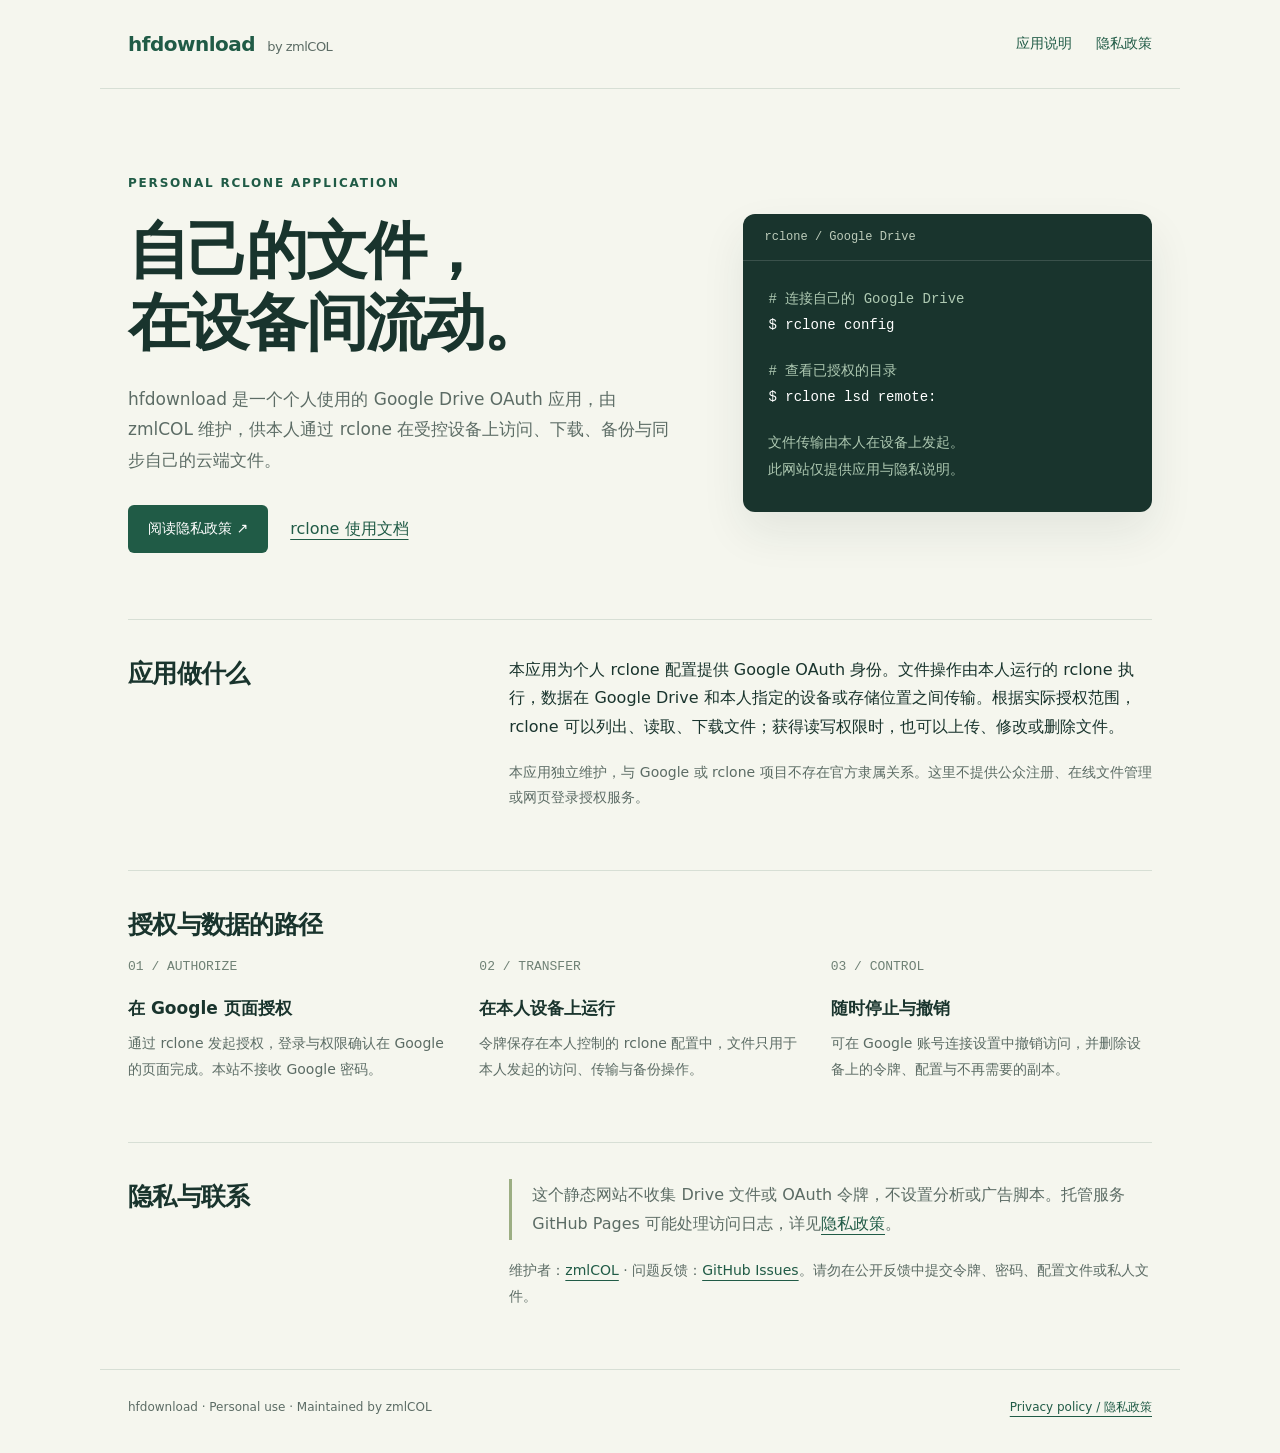
<file: index.html>
<!doctype html>
<html lang="zh-CN">
<head>
<meta charset="utf-8">
<meta name="viewport" content="width=device-width,initial-scale=1">
<meta name="description" content="hfdownload 是由 zmlCOL 维护的个人 rclone Google Drive 授权应用，用于在本人控制的设备上访问、备份和同步自己的文件。">
<meta name="referrer" content="strict-origin-when-cross-origin">
<title>hfdownload · 个人 rclone 与 Google Drive</title>
<link rel="stylesheet" href="style.css">
</head>
<body>
<header><a class="brand" href="./">hfdownload<span>by zmlCOL</span></a><nav aria-label="主导航"><a href="#about">应用说明</a><a href="privacy.html">隐私政策</a></nav></header>
<main>
<section class="hero" aria-labelledby="title"><div><div class="eyebrow">Personal rclone application</div><h1 id="title">自己的文件，<br>在设备间流动。</h1><p class="lead">hfdownload 是一个个人使用的 Google Drive OAuth 应用，由 zmlCOL 维护，供本人通过 rclone 在受控设备上访问、下载、备份与同步自己的云端文件。</p><div class="actions"><a class="button" href="privacy.html">阅读隐私政策 ↗</a><a href="https://rclone.org/drive/">rclone 使用文档</a></div></div><div class="terminal" aria-label="rclone 命令示例"><div class="terminal-title">rclone / Google Drive</div><div class="terminal-body"><p><span class="hint"># 连接自己的 Google Drive</span><br><code>$ rclone config</code></p><p><span class="hint"># 查看已授权的目录</span><br><code>$ rclone lsd remote:</code></p><p><span class="hint">文件传输由本人在设备上发起。<br>此网站仅提供应用与隐私说明。</span></p></div></div></section>
<section class="section section-grid" id="about"><h2>应用做什么</h2><div><p>本应用为个人 rclone 配置提供 Google OAuth 身份。文件操作由本人运行的 rclone 执行，数据在 Google Drive 和本人指定的设备或存储位置之间传输。根据实际授权范围，rclone 可以列出、读取、下载文件；获得读写权限时，也可以上传、修改或删除文件。</p><p class="small">本应用独立维护，与 Google 或 rclone 项目不存在官方隶属关系。这里不提供公众注册、在线文件管理或网页登录授权服务。</p></div></section>
<section class="section"><h2>授权与数据的路径</h2><div class="steps"><div><span class="number">01 / AUTHORIZE</span><h3>在 Google 页面授权</h3><p class="small">通过 rclone 发起授权，登录与权限确认在 Google 的页面完成。本站不接收 Google 密码。</p></div><div><span class="number">02 / TRANSFER</span><h3>在本人设备上运行</h3><p class="small">令牌保存在本人控制的 rclone 配置中，文件只用于本人发起的访问、传输与备份操作。</p></div><div><span class="number">03 / CONTROL</span><h3>随时停止与撤销</h3><p class="small">可在 Google 账号连接设置中撤销访问，并删除设备上的令牌、配置与不再需要的副本。</p></div></div></section>
<section class="section section-grid"><h2>隐私与联系</h2><div><p class="note">这个静态网站不收集 Drive 文件或 OAuth 令牌，不设置分析或广告脚本。托管服务 GitHub Pages 可能处理访问日志，详见<a href="privacy.html">隐私政策</a>。</p><p class="small">维护者：<a href="https://github.com/zmlCOL">zmlCOL</a> · 问题反馈：<a href="https://github.com/zmlCOL/rclone-drive/issues">GitHub Issues</a>。请勿在公开反馈中提交令牌、密码、配置文件或私人文件。</p></div></section>
</main>
<footer><span>hfdownload · Personal use · Maintained by zmlCOL</span><a href="privacy.html">Privacy policy / 隐私政策</a></footer>
</body></html>
</file>
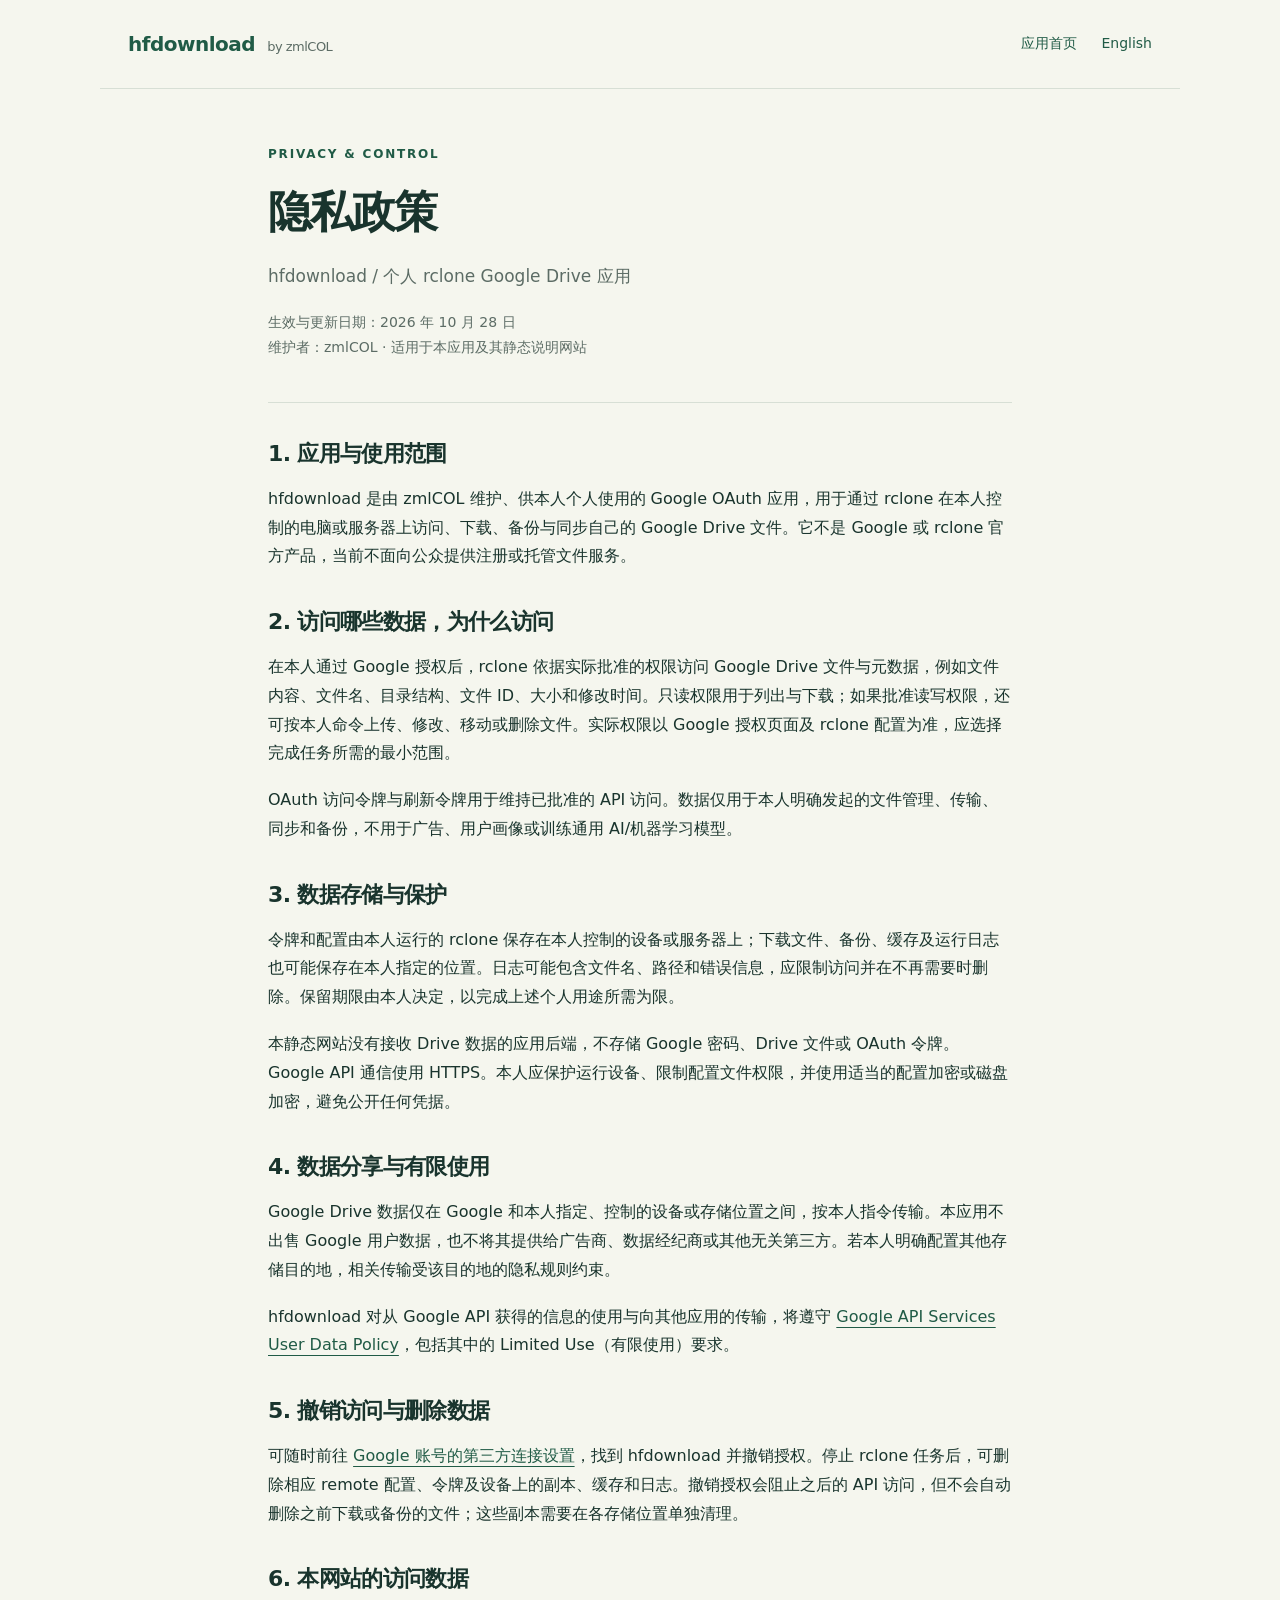
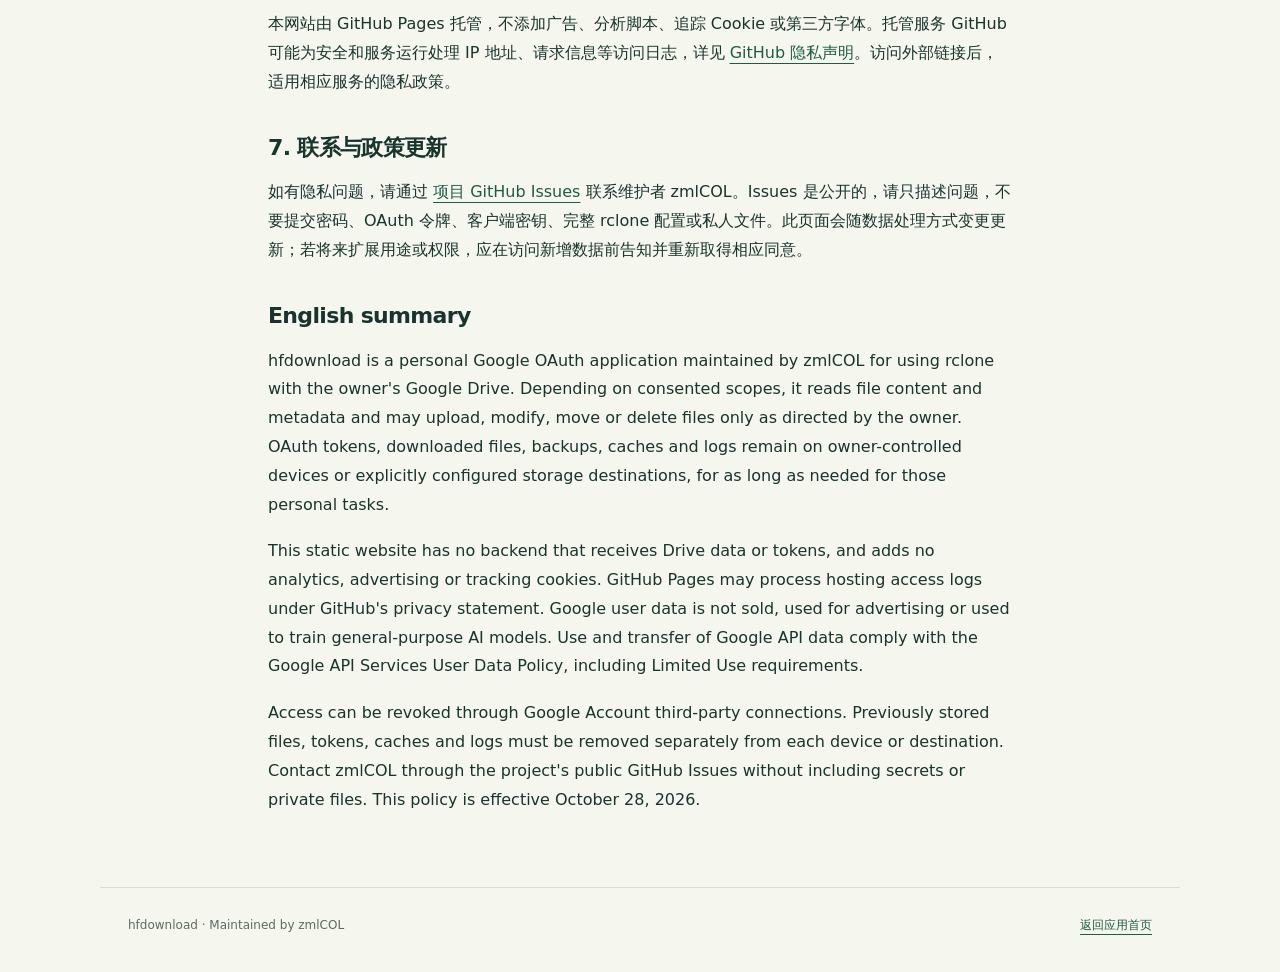
<file: privacy.html>
<!doctype html>
<html lang="zh-CN">
<head>
<meta charset="utf-8">
<meta name="viewport" content="width=device-width,initial-scale=1">
<meta name="description" content="hfdownload 个人 rclone Google Drive OAuth 应用的隐私政策，说明数据访问、使用、存储、分享与撤销方式。">
<meta name="referrer" content="strict-origin-when-cross-origin">
<title>隐私政策 / Privacy Policy · hfdownload</title>
<link rel="stylesheet" href="style.css">
</head>
<body>
<header><a class="brand" href="./">hfdownload<span>by zmlCOL</span></a><nav aria-label="主导航"><a href="./">应用首页</a><a href="#english">English</a></nav></header>
<main class="policy">
<div class="intro"><div class="eyebrow">Privacy &amp; control</div><h1>隐私政策</h1><p class="lead">hfdownload / 个人 rclone Google Drive 应用</p><p class="small">生效与更新日期：2026 年 10 月 28 日<br>维护者：zmlCOL · 适用于本应用及其静态说明网站</p></div>
<h2>1. 应用与使用范围</h2><p>hfdownload 是由 zmlCOL 维护、供本人个人使用的 Google OAuth 应用，用于通过 rclone 在本人控制的电脑或服务器上访问、下载、备份与同步自己的 Google Drive 文件。它不是 Google 或 rclone 官方产品，当前不面向公众提供注册或托管文件服务。</p>
<h2>2. 访问哪些数据，为什么访问</h2><p>在本人通过 Google 授权后，rclone 依据实际批准的权限访问 Google Drive 文件与元数据，例如文件内容、文件名、目录结构、文件 ID、大小和修改时间。只读权限用于列出与下载；如果批准读写权限，还可按本人命令上传、修改、移动或删除文件。实际权限以 Google 授权页面及 rclone 配置为准，应选择完成任务所需的最小范围。</p><p>OAuth 访问令牌与刷新令牌用于维持已批准的 API 访问。数据仅用于本人明确发起的文件管理、传输、同步和备份，不用于广告、用户画像或训练通用 AI/机器学习模型。</p>
<h2>3. 数据存储与保护</h2><p>令牌和配置由本人运行的 rclone 保存在本人控制的设备或服务器上；下载文件、备份、缓存及运行日志也可能保存在本人指定的位置。日志可能包含文件名、路径和错误信息，应限制访问并在不再需要时删除。保留期限由本人决定，以完成上述个人用途所需为限。</p><p>本静态网站没有接收 Drive 数据的应用后端，不存储 Google 密码、Drive 文件或 OAuth 令牌。Google API 通信使用 HTTPS。本人应保护运行设备、限制配置文件权限，并使用适当的配置加密或磁盘加密，避免公开任何凭据。</p>
<h2>4. 数据分享与有限使用</h2><p>Google Drive 数据仅在 Google 和本人指定、控制的设备或存储位置之间，按本人指令传输。本应用不出售 Google 用户数据，也不将其提供给广告商、数据经纪商或其他无关第三方。若本人明确配置其他存储目的地，相关传输受该目的地的隐私规则约束。</p><p>hfdownload 对从 Google API 获得的信息的使用与向其他应用的传输，将遵守 <a href="https://developers.google.com/terms/api-services-user-data-policy">Google API Services User Data Policy</a>，包括其中的 Limited Use（有限使用）要求。</p>
<h2>5. 撤销访问与删除数据</h2><p>可随时前往 <a href="https://myaccount.google.com/connections">Google 账号的第三方连接设置</a>，找到 hfdownload 并撤销授权。停止 rclone 任务后，可删除相应 remote 配置、令牌及设备上的副本、缓存和日志。撤销授权会阻止之后的 API 访问，但不会自动删除之前下载或备份的文件；这些副本需要在各存储位置单独清理。</p>
<h2>6. 本网站的访问数据</h2><p>本网站由 GitHub Pages 托管，不添加广告、分析脚本、追踪 Cookie 或第三方字体。托管服务 GitHub 可能为安全和服务运行处理 IP 地址、请求信息等访问日志，详见 <a href="https://docs.github.com/en/site-policy/privacy-policies/github-general-privacy-statement">GitHub 隐私声明</a>。访问外部链接后，适用相应服务的隐私政策。</p>
<h2>7. 联系与政策更新</h2><p>如有隐私问题，请通过 <a href="https://github.com/zmlCOL/rclone-drive/issues">项目 GitHub Issues</a> 联系维护者 zmlCOL。Issues 是公开的，请只描述问题，不要提交密码、OAuth 令牌、客户端密钥、完整 rclone 配置或私人文件。此页面会随数据处理方式变更更新；若将来扩展用途或权限，应在访问新增数据前告知并重新取得相应同意。</p>
<section id="english" lang="en"><h2>English summary</h2><p>hfdownload is a personal Google OAuth application maintained by zmlCOL for using rclone with the owner's Google Drive. Depending on consented scopes, it reads file content and metadata and may upload, modify, move or delete files only as directed by the owner. OAuth tokens, downloaded files, backups, caches and logs remain on owner-controlled devices or explicitly configured storage destinations, for as long as needed for those personal tasks.</p><p>This static website has no backend that receives Drive data or tokens, and adds no analytics, advertising or tracking cookies. GitHub Pages may process hosting access logs under GitHub's privacy statement. Google user data is not sold, used for advertising or used to train general-purpose AI models. Use and transfer of Google API data comply with the Google API Services User Data Policy, including Limited Use requirements.</p><p>Access can be revoked through Google Account third-party connections. Previously stored files, tokens, caches and logs must be removed separately from each device or destination. Contact zmlCOL through the project's public GitHub Issues without including secrets or private files. This policy is effective October 28, 2026.</p></section>
</main>
<footer><span>hfdownload · Maintained by zmlCOL</span><a href="./">返回应用首页</a></footer>
</body></html>
</file>
<file: style.css>
:root{color-scheme:light;--ink:#19342d;--muted:#5c6c65;--line:#d7dfd5;--paper:#f5f6ee;--green:#205b46}*{box-sizing:border-box}body{margin:0;background:var(--paper);color:var(--ink);font:16px/1.8 system-ui,-apple-system,BlinkMacSystemFont,"Segoe UI","PingFang SC","Microsoft YaHei",sans-serif}a{color:var(--green);text-underline-offset:5px}a:hover{color:#0b3828}a:focus-visible{outline:3px solid #ca741d;outline-offset:5px}header,main,footer{max-width:1080px;margin:auto;padding-left:28px;padding-right:28px}header{display:flex;align-items:center;justify-content:space-between;gap:20px;padding-top:26px;padding-bottom:26px;border-bottom:1px solid var(--line)}.brand{font-size:20px;font-weight:750;text-decoration:none;letter-spacing:-.5px}.brand span{font-weight:400;color:var(--muted);font-size:13px;margin-left:12px}nav{display:flex;gap:24px;font-size:14px}nav a{text-decoration:none}.hero{padding:84px 0 66px;display:grid;grid-template-columns:1.35fr 1fr;gap:64px;align-items:center}.eyebrow{text-transform:uppercase;letter-spacing:.15em;font-size:12px;font-weight:750;color:var(--green)}h1{font-size:clamp(38px,5.8vw,62px);line-height:1.17;letter-spacing:-.045em;margin:20px 0 24px;font-weight:700}h2{font-size:25px;line-height:1.4;letter-spacing:-.03em;margin:0 0 15px}h3{font-size:17px;margin:0 0 8px}p{margin:0 0 18px}.lead{color:var(--muted);font-size:17px;max-width:590px}.actions{display:flex;flex-wrap:wrap;align-items:center;gap:22px;margin-top:30px}.button{display:inline-block;background:var(--green);color:#fff;border-radius:6px;padding:11px 20px;text-decoration:none;font-size:14px}.button:hover{background:#123e2e;color:#fff}.terminal{background:#19342d;color:#e8f1e5;border-radius:12px;overflow:hidden;box-shadow:0 20px 45px #19342d15}.terminal-title{padding:14px 21px;border-bottom:1px solid #ffffff25;font:12px/1.5 ui-monospace,SFMono-Regular,monospace;color:#bdccbb}.terminal-body{padding:25px 25px 29px;font:14px/1.9 ui-monospace,SFMono-Regular,monospace}.terminal-body p{margin:0 0 19px}.terminal-body p:last-child{margin:0}.hint{color:#aec9b2}.terminal-body code{color:#fff;background:none;padding:0}.section{padding:36px 0 42px;border-top:1px solid var(--line)}.section-grid{display:grid;grid-template-columns:1fr 2fr;gap:60px}.steps{display:grid;grid-template-columns:repeat(3,1fr);gap:30px}.number{display:block;font:13px/1.5 ui-monospace,monospace;color:#6f8175;margin-bottom:16px}.small{font-size:14px;color:var(--muted)}.note{border-left:3px solid #9cae83;padding:2px 0 2px 20px;color:var(--muted)}footer{padding-top:27px;padding-bottom:35px;border-top:1px solid var(--line);display:flex;justify-content:space-between;gap:25px;font-size:12px;color:var(--muted)}.policy{max-width:800px;padding-top:55px;padding-bottom:55px}.policy h1{font-size:44px}.policy h2{font-size:22px;margin-top:36px}.policy ul{padding-left:23px}.policy li{margin-bottom:9px}.policy .intro{border-bottom:1px solid var(--line);padding-bottom:24px}.policy code{background:#e7ebdf;border-radius:3px;padding:2px 5px;font-size:13px;overflow-wrap:anywhere}@media(max-width:760px){header,main,footer{padding-left:22px;padding-right:22px}.brand span{display:none}.hero{grid-template-columns:1fr;gap:30px;padding:48px 0}.section-grid{grid-template-columns:1fr;gap:12px}.steps{grid-template-columns:1fr;gap:22px}.number{margin-bottom:6px}nav{gap:18px}.section{padding:30px 0}footer{flex-direction:column;gap:4px}.policy{padding-top:32px}.policy h1{font-size:36px}.terminal-body{font-size:13px}}
</file>
